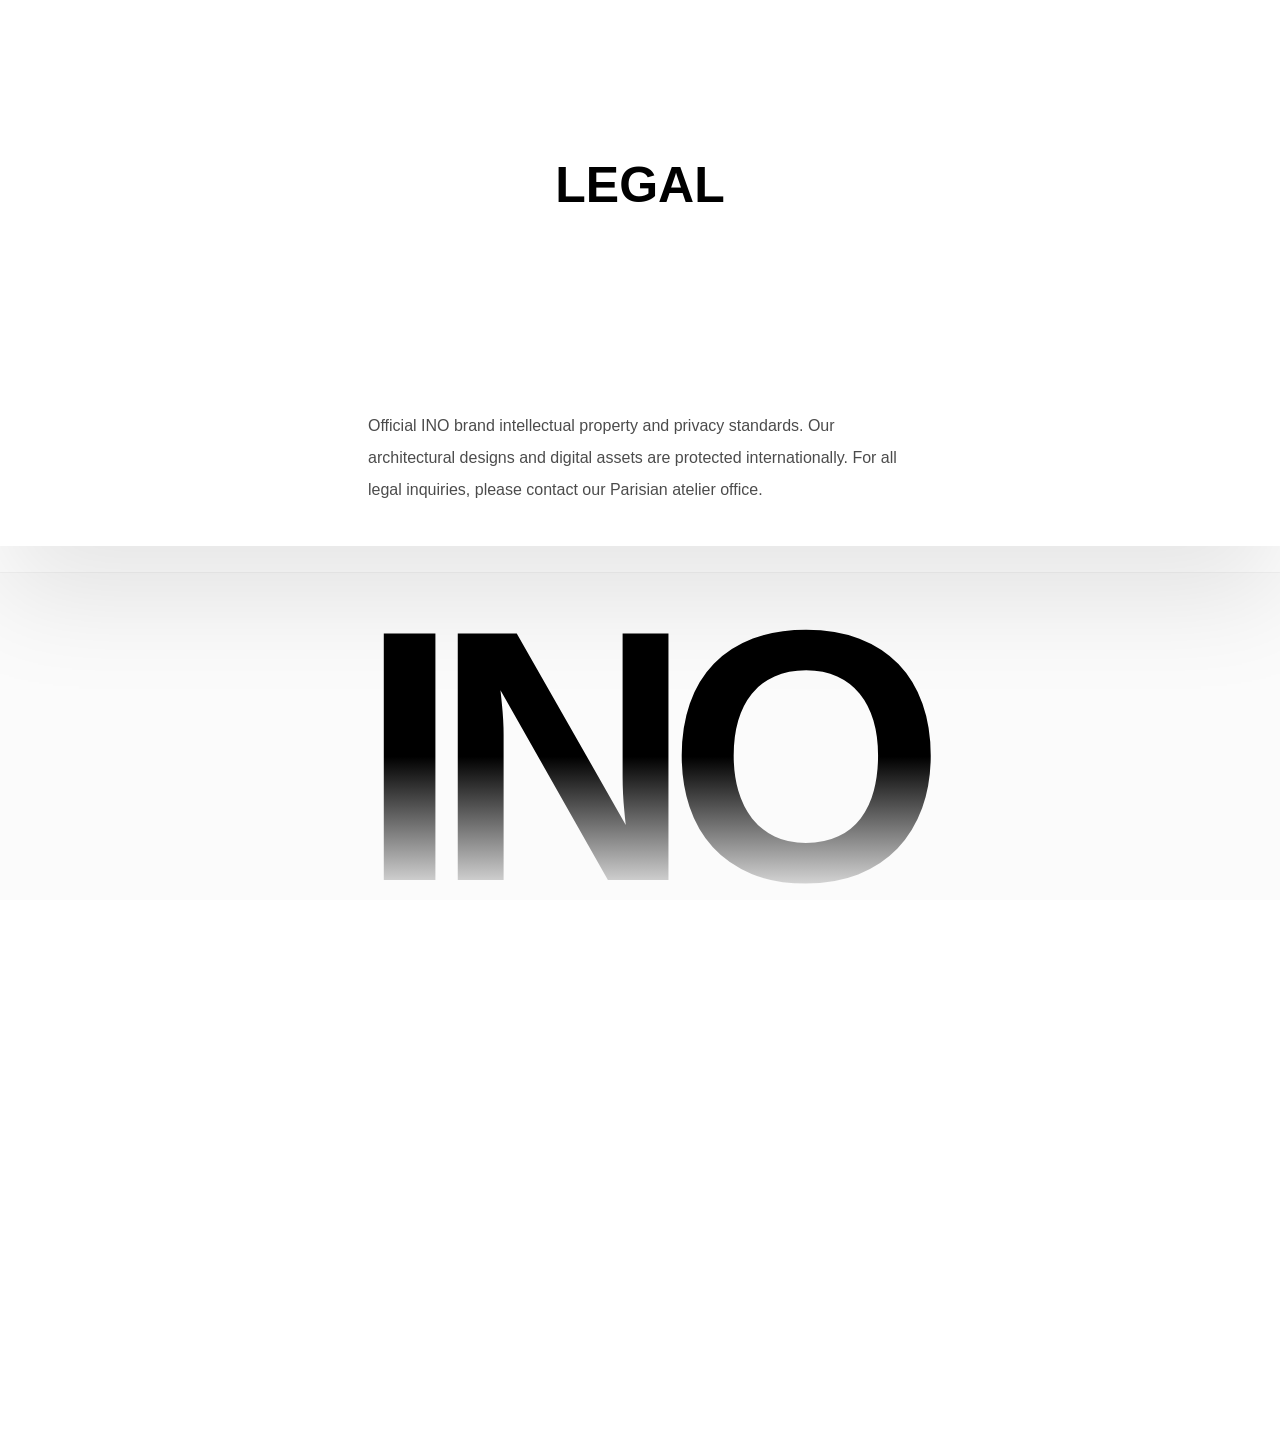
<file: legal.html>
<!DOCTYPE html>
<html lang="en">
<head>
    <meta charset="UTF-8">
    <meta name="viewport" content="width=device-width, initial-scale=1.0">
    <title>Legal | INO brand</title>
    <link rel="preconnect" href="https://fonts.googleapis.com">
    <link rel="preconnect" href="https://fonts.gstatic.com" crossorigin>
    <link href="https://fonts.googleapis.com/css2?family=Syncopate:wght@400;700&family=Syne:wght@400;700;800&display=swap" rel="stylesheet">
    <link rel="stylesheet" href="assets/style.css">
    <style>
        .policy-hero { padding: 150px 40px; text-align: center; } 
        .policy-hero h1 { font-family: 'Syncopate', sans-serif; font-size: 50px; text-transform: uppercase; } 
        .policy-content { padding: 40px 10%; max-width: 800px; margin: 0 auto; line-height: 2; opacity: 0.7; }
    </style>
</head>
<body>
    <header class="header">
        <div class="header__left">
            <button id="MenuToggle" class="menu-btn" onclick="toggleMenu()">
                <span class="burger-line"></span><span class="burger-line"></span><span class="burger-line"></span>
            </button>
            <a href="index.html" style="text-decoration:none; color:inherit;"><h1 class="logo">INO</h1></a>
        </div>
    </header>
    <main>
        <section class="policy-hero"><h1>LEGAL</h1></section>
        <section class="policy-content">
            <p>Official INO brand intellectual property and privacy standards. Our architectural designs and digital assets are protected internationally. For all legal inquiries, please contact our Parisian atelier office.</p>
        </section>
    </main>
    <footer class="site-footer">
        <div class="footer-grid">
            <div class="footer-grid__col">
                <p class="footer-tagline">ARCHITECTURAL SILHOUETTES<br>FOR THE MODERN SOUL.</p>
            </div>
            <nav class="footer-grid__col">
                <div class="link-group">
                    <h4>SERIES</h4>
                    <a href="index.html#black-series-section">BLACK</a>
                    <a href="index.html#grey-series-section">GREY</a>
                    <a href="index.html#olive-series-section">OLIVE</a>
                </div>
                <div class="link-group">
                    <h4>CULTURE</h4>
                    <a href="journal.html">JOURNAL</a>
                    <a href="atelier.html">ATELIER</a>
                    <a href="stores.html">STORES</a>
                </div>
            </nav>
        </div>
        <div class="footer-signature"><h1 class="footer-logo-massive">INO</h1></div>
    </footer>
    <script src="assets/script.js"></script>
</body>
</html>
</file>
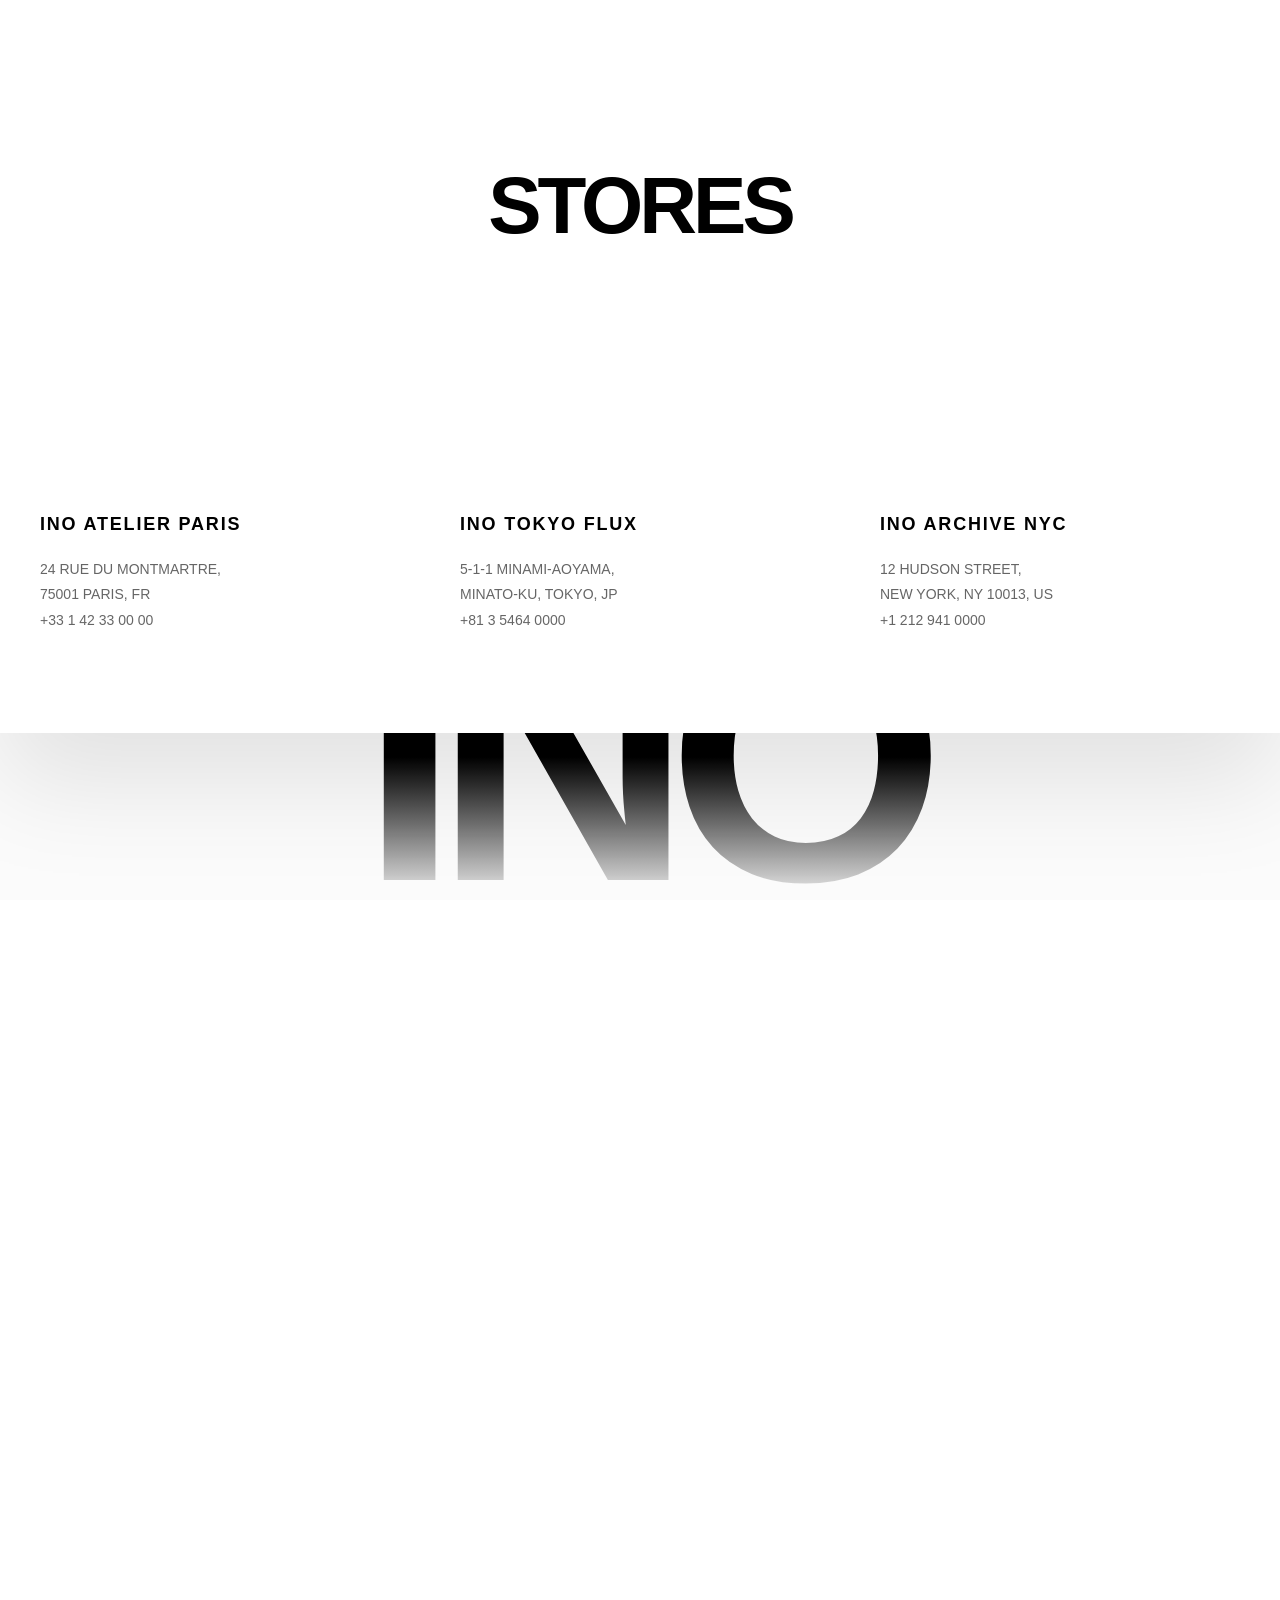
<file: stores.html>
<!DOCTYPE html>
<html lang="en">
<head>
    <meta charset="UTF-8">
    <meta name="viewport" content="width=device-width, initial-scale=1.0">
    <title>Stores | INO brand</title>
    <link rel="preconnect" href="https://fonts.googleapis.com">
    <link rel="preconnect" href="https://fonts.gstatic.com" crossorigin>
    <link href="https://fonts.googleapis.com/css2?family=Syncopate:wght@400;700&family=Syne:wght@400;700;800&display=swap" rel="stylesheet">
    <link rel="stylesheet" href="assets/style.css">
    <style>
        .stores-hero {
            padding: 150px 40px;
            text-align: center;
        }
        .stores-hero h1 {
            font-family: 'Syncopate', sans-serif;
            font-size: 80px;
            letter-spacing: -4px;
        }
        .stores-list {
            padding: 100px 40px;
            display: grid;
            grid-template-columns: repeat(3, 1fr);
            gap: 60px;
        }
        .store-item {
            display: flex;
            flex-direction: column;
            gap: 20px;
        }
        .store-item h3 {
            font-family: 'Syncopate', sans-serif;
            font-size: 18px;
            letter-spacing: 0.1em;
        }
        .store-item p {
            font-size: 14px;
            line-height: 1.8;
            opacity: 0.6;
        }
    </style>
</head>
<body>
    <header class="header">
        <div class="header__left">
            <button id="MenuToggle" class="menu-btn" onclick="toggleMenu()">
                <span class="burger-line"></span><span class="burger-line"></span><span class="burger-line"></span>
            </button>
            <a href="index.html" style="text-decoration: none; color: inherit;">
                <h1 class="logo">INO</h1>
            </a>
        </div>
        <div class="header__right">
            <button class="icon-btn" onclick="openSearch()">SEARCH</button>
            <button class="icon-btn" onclick="openCart()">SHOPPING BAG (0)</button>
        </div>
    </header>

    <main>
        <section class="stores-hero">
            <h1>STORES</h1>
        </section>

        <section class="stores-list">
            <div class="store-item">
                <h3>INO ATELIER PARIS</h3>
                <p>24 RUE DU MONTMARTRE,<br>75001 PARIS, FR<br>+33 1 42 33 00 00</p>
            </div>
            <div class="store-item" style="transition-delay: 0.2s;">
                <h3>INO TOKYO FLUX</h3>
                <p>5-1-1 MINAMI-AOYAMA,<br>MINATO-KU, TOKYO, JP<br>+81 3 5464 0000</p>
            </div>
            <div class="store-item" style="transition-delay: 0.4s;">
                <h3>INO ARCHIVE NYC</h3>
                <p>12 HUDSON STREET,<br>NEW YORK, NY 10013, US<br>+1 212 941 0000</p>
            </div>
        </section>
    </main>

    <footer class="site-footer">
        <div class="footer-grid">
            <div class="footer-grid__col">
                <p class="footer-tagline">ARCHITECTURAL SILHOUETTES<br>FOR THE MODERN SOUL.</p>
            </div>
            <nav class="footer-grid__col">
                <div class="link-group">
                    <h4>SERIES</h4>
                    <a href="index.html#black-series-section">BLACK</a>
                    <a href="index.html#grey-series-section">GREY</a>
                    <a href="index.html#olive-series-section">OLIVE</a>
                </div>
                <div class="link-group">
                    <h4>CULTURE</h4>
                    <a href="journal.html">JOURNAL</a>
                    <a href="atelier.html">ATELIER</a>
                    <a href="stores.html">STORES</a>
                </div>
            </nav>
        </div>
        <div class="footer-signature">
            <h1 class="footer-logo-massive">INO</h1>
        </div>
    </footer>

    <!-- SHARED OVERLAYS -->
    <div id="SearchModal" class="overlay search-overlay">
        <button class="close-btn" onclick="closeSearch()">✕</button>
        <div class="search-content">
            <input type="text" placeholder="SEARCH FOR AN ITEM" class="search-input" oninput="performSearch(this.value)">
            <div id="SearchResults" class="search-results-list"></div>
        </div>
    </div>

    <div id="CartDrawer" class="overlay cart-overlay">
        <div class="drawer">
            <div class="drawer__header">
                <h3>SHOPPING BAG</h3>
                <button class="close-btn" onclick="closeCart()">✕</button>
            </div>
            <div class="drawer__body" id="CartContent"></div>
            <div class="drawer__footer">
                <div class="total">TOTAL: <span id="CartTotal">0.00 USD</span></div>
                <button class="btn btn--black">CONTINUE</button>
            </div>
        </div>
    </div>

    <div id="SideMenu" class="overlay menu-overlay">
        <button id="MenuCloseDynamic" class="menu-btn menu-close-fixed active" onclick="toggleMenu()">
            <span class="burger-line"></span><span class="burger-line"></span><span class="burger-line"></span>
        </button>
        <div class="menu-panels">
            <div class="menu-panel menu-panel--left">
                <div class="panel-content reveal-slow">
                    <div class="brand-manifesto">
                        <span class="manifesto-tag">SINCE 2026</span>
                        <h3 class="manifesto-title">REDEFINING<br>MINIMALISM</h3>
                        <p class="manifesto-text">WE BELIEVE IN THE POWER OF ARCHITECTURAL SILHOUETTES AND THE EMOTION OF FINE TEXTURES. TAILORING FOR THE INDIVIDUAL, INSPIRED BY THE GLOBAL ATELIER.</p>
                        <div class="manifesto-signature">INO BRAND &copy;</div>
                    </div>
                </div>
            </div>
            <div class="menu-panel menu-panel--right">
                <div class="panel-content reveal-slow">
                    <nav class="main-nav-fest">
                        <ul>
                            <li><a href="index.html#black-series-section" onclick="toggleMenu()">The Black Series</a></li>
                            <li><a href="index.html#grey-series-section" onclick="toggleMenu()">The Grey Series</a></li>
                            <li><a href="index.html#olive-series-section" onclick="toggleMenu()">The Olive Series</a></li>
                        </ul>
                    </nav>
                </div>
            </div>
        </div>
    </div>

    <script src="assets/script.js"></script>
</body>
</html>
</file>
<file: assets/style.css>
:root {
    --white: #ffffff;
    --black: #000000;
    --gray: #f4f4f4;
    --text-spacing: 0.1em;
}

html {
    scroll-behavior: smooth;
}

* {
    margin: 0;
    padding: 0;
    box-sizing: border-box;
}

body {
    font-family: -apple-system, BlinkMacSystemFont, "Segoe UI", Roboto, Helvetica, Arial, sans-serif;
    color: var(--black);
    background: var(--white);
    line-height: 1.4;
    overflow-x: hidden;
}

/* Header - Zara Inspired Floating Style */
.header {
    position: fixed;
    top: 0;
    left: 0;
    width: 100%;
    height: 80px;
    display: grid;
    grid-template-columns: 1fr 1fr 1fr;
    align-items: center;
    padding: 0 40px;
    z-index: 99999 !important;
    background: transparent;
    transition: background 0.3s;
    pointer-events: none;
    /* Allow clicks through the header container... */
}

.header>* {
    pointer-events: auto;
    /* ...except for its interactive children */
}

.header--scrolled {
    background: transparent; /* Always transparent as requested */
}

.header__left {
    display: flex;
    align-items: center;
    gap: 80px;
    /* Large cinematic gap between menu and logo */
}

.logo {
    text-align: left;
    font-family: 'Syncopate', sans-serif;
    font-size: 18px;
    font-weight: 700;
    letter-spacing: 1.4em;
    text-transform: uppercase;
    color: var(--white); /* White base for 'difference' inversion */
    mix-blend-mode: difference;
    padding-left: 0;
    cursor: pointer;
    display: inline-block;
    position: relative;
    transition: none !important;
    animation: none !important;
}

.logo:hover {
    opacity: 1 !important;
    /* No fade on hover */
    letter-spacing: 1.4em !important;
    /* No expansion */
}

.header__right {
    display: flex;
    justify-content: flex-end;
    gap: 30px;
}

.menu-btn {
    background: none;
    border: none;
    cursor: pointer;
    width: 30px;
    height: 20px;
    position: relative;
    display: flex;
    flex-direction: column;
    justify-content: space-between;
    z-index: 100000 !important;
}

.burger-line {
    display: block;
    width: 100%;
    height: 1.5px;
    background-color: var(--white); /* White base for 'difference' inversion */
    mix-blend-mode: difference;
    transition: all 0.6s cubic-bezier(0.16, 1, 0.3, 1);
    transform-origin: center;
}

.menu-btn.active .burger-line:nth-child(1) {
    transform: translateY(9.25px) rotate(45deg);
}

.menu-btn.active .burger-line:nth-child(2) {
    opacity: 0;
    transform: scaleX(0);
}

.menu-btn.active .burger-line:nth-child(3) {
    transform: translateY(-9.25px) rotate(-45deg);
}

.menu-btn:hover .burger-line:nth-child(1) {
    transform: translateY(-2px);
}

.menu-btn:hover .burger-line:nth-child(3) {
    transform: translateY(2px);
}

.menu-btn.active:hover .burger-line:nth-child(1) {
    transform: translateY(9.25px) rotate(45deg) scale(1.1);
}

.menu-btn.active:hover .burger-line:nth-child(3) {
    transform: translateY(-9.25px) rotate(-45deg) scale(1.1);
}

.icon-btn {
    background: none;
    border: none;
    cursor: pointer;
    font-size: 13px;
    font-weight: 600;
    letter-spacing: var(--text-spacing);
    color: var(--white); /* White base for 'difference' inversion */
    mix-blend-mode: difference;
}

/* Black Series Introduction Group */
.black-series-intro {
    position: relative;
    background: var(--black);
}

.black-series-intro__hero {
    position: sticky;
    top: 0;
    height: 100vh;
    width: 100%;
    overflow: hidden;
    z-index: 1;
}

.black-series-intro__hero-video {
    width: 100%;
    height: 100%;
    object-fit: cover;
    pointer-events: none;
}

.black-series-intro__hero-content {
    position: absolute;
    bottom: 10vh;
    left: 40px;
    color: var(--white);
}

.black-series-intro__hero-title {
    font-family: 'Syncopate', sans-serif;
    font-size: 80px;
    font-weight: 800;
    letter-spacing: -3px;
    margin-bottom: 20px;
    animation: fadeInUp 1.5s cubic-bezier(0.16, 1, 0.3, 1);
}

.black-series-intro__campaign {
    position: relative;
    z-index: 2;
    padding: 100px 40px;
    margin-top: 100vh; /* Allow hero to be fully visible first */
    background: rgba(0, 0, 0, 0.7); /* Deep Black Glass */
    backdrop-filter: blur(40px) saturate(180%);
    -webkit-backdrop-filter: blur(40px) saturate(180%);
    border-top: 1px solid rgba(255, 255, 255, 0.1);
    box-shadow: 0 -30px 100px rgba(0, 0, 0, 0.8);
}

.black-series-intro__grid {
    display: grid;
    grid-template-columns: repeat(3, 1fr);
    gap: 40px;
}

.black-series-intro__item {
    display: flex;
    flex-direction: column;
    align-items: center;
    /* Center horizontally */
    text-align: center;
    /* Center text */
    gap: 25px;
    opacity: 0;
    transform: translateY(40px);
    transition: all 1.5s cubic-bezier(0.16, 1, 0.3, 1);
    cursor: pointer;
}

.black-series-intro__item.in-view {
    opacity: 1;
    transform: translateY(0);
}

.black-series-intro__item-image {
    aspect-ratio: 4/5;
    overflow: hidden;
    background: transparent;
    position: relative;
}



.black-series-intro__item-image img {
    width: 100%;
    height: 100%;
    object-fit: contain;
    padding: 30px;
    filter: contrast(1.1) brightness(0.9);
    transition: transform 2.5s cubic-bezier(0.16, 1, 0.3, 1), filter 1.5s ease;
    mix-blend-mode: multiply; /* Removes white background from the images */
}

.black-series-intro__item:hover img {
    transform: scale(1.05);
    /* Very subtle cinematic zoom */
    filter: grayscale(0) brightness(1);
    /* Reveal color and light */
}

.black-series-intro__item-info h3 {
    font-size: 11px;
    font-weight: 800;
    letter-spacing: 0.15em;
    margin-bottom: 5px;
    color: var(--white);
}

.black-series-intro__item-info p {
    font-size: 10px;
    font-weight: 400;
    letter-spacing: 0.1em;
    color: rgba(255, 255, 255, 0.5);
    text-transform: uppercase;
}

@media screen and (max-width: 900px) {
    .black-series-intro__grid {
        grid-template-columns: 1fr;
        gap: 60px;
    }

    .campaign-title {
        font-size: 24px;
        letter-spacing: 0.2em;
    }
}



/* Overlays & Drawers */
.overlay {
    position: fixed;
    top: 0;
    left: 0;
    width: 100%;
    height: 100%;
    background: rgba(0, 0, 0, 0.4);
    backdrop-filter: blur(2px);
    z-index: 100010;
    /* Above header (99999) */
    display: none;
    opacity: 0;
    transition: opacity 0.3s;
}

.overlay.active {
    display: block;
    opacity: 1;
}

/* Luxury Cart Popup (Centered) */
.cart-overlay {
    background: rgba(255, 255, 255, 0.05) !important;
    backdrop-filter: blur(40px) saturate(150%) brightness(1.1);
    -webkit-backdrop-filter: blur(40px) saturate(150%) brightness(1.1);
    display: none;
    align-items: center;
    justify-content: center;
    z-index: 100020;
    /* Ensuring higher than standard overlays */
}

.cart-overlay.active {
    display: flex;
    animation: glassFadeIn 1.5s cubic-bezier(0.16, 1, 0.3, 1);
}

.cart-overlay .drawer {
    position: relative;
    right: auto;
    width: 90%;
    max-width: 600px;
    height: auto;
    max-height: 80vh;
    background: rgba(255, 255, 255, 0.6);
    border: 1px solid rgba(255, 255, 255, 0.4);
    box-shadow: 0 30px 60px rgba(0, 0, 0, 0.1);
    transform: translateY(50px);
    transition: transform 1.5s cubic-bezier(0.16, 1, 0.3, 1), opacity 1.5s ease;
    opacity: 0;
    padding: 30px;
    /* Branded Luxury Padding */
    border-radius: 0;
}

.cart-overlay.active .drawer {
    transform: translateY(0);
    opacity: 1;
}

.drawer__header {
    padding: 0 0 30px 0;
    display: flex;
    justify-content: space-between;
    align-items: center;
    border-bottom: 0.5px solid rgba(0, 0, 0, 0.08);
}

.drawer__header h3 {
    font-size: 14px;
    font-weight: 800;
    letter-spacing: 0.15em;
    text-transform: uppercase;
}

.drawer__body {
    flex: 1;
    padding: 30px 0;
    overflow-y: auto;
}

.drawer__footer {
    padding: 30px 0 0 0;
    border-top: 0.5px solid rgba(0, 0, 0, 0.08);
}

/* Global Slow Appearance Animations */
@keyframes slowFadeIn {
    from {
        opacity: 0;
        transform: translateY(10px);
    }

    to {
        opacity: 1;
        transform: translateY(0);
    }
}

@keyframes slowReveal {
    0% {
        opacity: 0;
        filter: blur(5px);
    }

    100% {
        opacity: 1;
        filter: blur(0);
    }
}

.reveal-slow {
    animation: slowFadeIn 1.2s cubic-bezier(0.16, 1, 0.3, 1) forwards;
}

/* Apply to all modal/drawer contents */
.drawer__body,
.search-content,
.black-series-intro__hero-content {
    opacity: 0;
}

.overlay.active .drawer__body,
.overlay.active .search-content,
.black-series-intro__hero {
    animation: slowFadeIn 1.5s cubic-bezier(0.16, 1, 0.3, 1) 0.3s forwards;
}

/* Interaction feedback - buttons feel "heavier" and slower */
button,
.btn,
a {
    transition: all 0.6s cubic-bezier(0.16, 1, 0.3, 1) !important;
}

/* Page Load & Scroll Reveals */
body {
    opacity: 0;
    transition: opacity 1.5s ease;
}

body.page-loaded {
    opacity: 1;
}

.reveal-element {
    opacity: 0;
    transform: translateY(30px);
    transition: opacity 1.5s cubic-bezier(0.16, 1, 0.3, 1),
        transform 1.5s cubic-bezier(0.16, 1, 0.3, 1),
        filter 1.5s ease;
    filter: blur(10px);
}

.reveal-element.visible {
    opacity: 1;
    transform: translateY(0);
    filter: blur(0);
}

/* Hover effects feel slower and more deliberate */


/* Animations */
@keyframes fadeInUp {
    from {
        opacity: 0;
        transform: translateY(40px);
    }

    to {
        opacity: 1;
        transform: translateY(0);
    }
}

/* Buttons */
.btn {
    display: inline-block;
    padding: 15px 40px;
    font-size: 12px;
    font-weight: 700;
    text-decoration: none;
    letter-spacing: var(--text-spacing);
    transition: 0.3s;
}

.btn--white {
    background: var(--white);
    color: var(--black);
}

.btn--black {
    background: var(--black);
    color: var(--white);
    width: 100%;
    text-align: center;
}

.close-btn {
    background: none;
    border: none;
    font-size: 24px;
    cursor: pointer;
}

/* Responsive */
@media screen and (max-width: 900px) {
    .black-series-intro__hero-title {
        font-size: 40px;
    }



    .header {
        padding: 0 20px;
    }

    .logo {
        font-size: 32px;
    }
}

/* Glassmorphism Dynamic Search Popup */
.search-overlay {
    background: rgba(255, 255, 255, 0.05) !important;
    backdrop-filter: blur(40px) saturate(150%) brightness(1.1);
    -webkit-backdrop-filter: blur(40px) saturate(150%) brightness(1.1);
    display: none;
    align-items: flex-start; /* Changed from center to accommodate results */
    justify-content: center;
    padding: 100px 40px;
    z-index: 100015;
}

.search-overlay.active {
    display: flex;
    opacity: 1;
    animation: glassFadeIn 1.2s cubic-bezier(0.16, 1, 0.3, 1);
}

.search-content {
    width: 100%;
    max-width: 800px;
    display: flex;
    flex-direction: column;
    gap: 40px;
    transform: translateY(30px);
    transition: transform 0.8s cubic-bezier(0.16, 1, 0.3, 1);
}

.search-overlay.active .search-content {
    transform: translateY(0);
}

.search-input {
    width: 100%;
    background: transparent;
    border: none;
    border-bottom: 2px solid rgba(0,0,0,0.1);
    font-family: 'Syncopate', sans-serif;
    font-size: 32px;
    font-weight: 800;
    text-transform: uppercase;
    padding: 20px 0;
    outline: none;
    letter-spacing: -0.01em;
    color: var(--black);
    text-align: left;
    transition: border-color 0.6s cubic-bezier(0.16, 1, 0.3, 1);
}

.search-input:focus {
    border-bottom-color: var(--black);
}

.search-input::placeholder {
    color: rgba(0, 0, 0, 0.1);
}

#SearchResults {
    display: flex;
    flex-direction: column;
    gap: 15px;
    max-height: 60vh;
    overflow-y: auto;
    padding-bottom: 40px;
}

.search-result-item {
    display: flex;
    gap: 20px;
    padding: 20px;
    background: rgba(0, 0, 0, 0.03);
    border-radius: 4px;
    cursor: pointer;
    transition: all 0.6s cubic-bezier(0.16, 1, 0.3, 1);
}

.search-result-item:hover {
    background: rgba(0, 0, 0, 0.06);
    transform: translateX(10px);
}

.search-result-thumb {
    width: 60px;
    height: 80px;
    object-fit: cover;
    mix-blend-mode: multiply;
}

.search-result-info {
    display: flex;
    flex-direction: column;
    justify-content: center;
    gap: 6px;
}

.search-result-tag {
    font-size: 8px;
    font-weight: 800;
    letter-spacing: 0.15em;
    opacity: 0.4;
    text-transform: uppercase;
}

.search-result-info h4 {
    font-size: 11px;
    font-weight: 800;
    text-transform: uppercase;
    letter-spacing: 0.1em;
    color: var(--black);
}

.search-result-info p {
    font-size: 10px;
    opacity: 0.5;
}

.no-results {
    font-size: 14px;
    opacity: 0.4;
}

.search-overlay .close-btn {
    position: absolute;
    top: 25px;
    right: 40px;
    font-size: 30px;
    font-weight: 100;
    color: var(--black);
    transition: transform 0.8s cubic-bezier(0.16, 1, 0.3, 1);
    z-index: 100020;
}

@keyframes glassFadeIn {
    from { opacity: 0; backdrop-filter: blur(0px); }
    to { opacity: 1; backdrop-filter: blur(40px); }
}

/* Festivent Inspired Split Menu */
.menu-overlay {
    background: transparent !important;
    overflow: hidden;
}

.menu-panels {
    display: flex;
    width: 100%;
    height: 100%;
}

.menu-panel {
    height: 100%;
    position: relative;
    transition: transform 1.2s cubic-bezier(0.16, 1, 0.3, 1);
    display: flex;
    flex-direction: column;
    padding: 60px;
}

.menu-panel--left {
    width: 35%;
    background: rgba(0, 0, 0, 0.9);
    backdrop-filter: blur(40px) saturate(180%);
    -webkit-backdrop-filter: blur(40px) saturate(180%);
    color: #fff;
    transform: translateX(-100%);
    z-index: 2;
    padding: 100px 60px;
}

.menu-panel--right {
    width: 65%;
    background: rgba(255, 255, 255, 0.85);
    backdrop-filter: blur(40px) saturate(180%);
    -webkit-backdrop-filter: blur(40px) saturate(180%);
    color: #000;
    transform: translateX(100%);
    z-index: 1;
    padding: 100px 100px;
}

.brand-manifesto {
    display: flex;
    flex-direction: column;
    gap: 40px;
}

.manifesto-tag {
    font-size: 9px;
    font-weight: 800;
    letter-spacing: 0.3em;
    opacity: 0.4;
}

.manifesto-title {
    font-family: 'Syncopate', sans-serif;
    font-size: 40px;
    font-weight: 800;
    letter-spacing: -2px;
    line-height: 1;
}

.manifesto-text {
    font-size: 13px;
    font-weight: 400;
    line-height: 1.8;
    opacity: 0.6;
    letter-spacing: 0.05em;
    max-width: 300px;
}

.manifesto-signature {
    font-size: 10px;
    font-weight: 700;
    letter-spacing: 0.1em;
    margin-top: 40px;
}

/* Main Fest Nav Links Refresh */
.main-nav-fest ul {
    list-style: none;
    display: flex;
    flex-direction: column;
    gap: 40px;
}

.main-nav-fest a {
    font-family: 'Syncopate', sans-serif;
    font-size: 3.5vw;
    font-weight: 800;
    color: var(--black);
    text-decoration: none;
    line-height: 1;
    text-transform: uppercase;
    transition: all 0.6s cubic-bezier(0.16, 1, 0.3, 1);
    letter-spacing: -2px;
}

.main-nav-fest a:hover {
    letter-spacing: 1px;
    opacity: 0.4;
}

.panel-footer {
    margin-top: auto;
}

.panel-bottom-grid {
    display: grid;
    grid-template-columns: 1fr 1fr;
    gap: 40px;
    margin-top: 60px;
    padding-top: 40px;
    border-top: 1px solid rgba(0, 0, 0, 0.05);
}

.footer-column {
    display: flex;
    flex-direction: column;
    gap: 15px;
}

.footer-column a {
    font-size: 12px;
    color: rgba(0, 0, 0, 0.5);
    text-decoration: none;
    text-transform: uppercase;
}

/* Close button specific to Festivent panel */
.menu-close-fixed {
    position: fixed;
    top: 22px;
    /* Precise alignment with Syncopate logo baseline area */
    left: 40px;
    background: none;
    color: var(--black);
    width: 40px;
    height: 40px;
    font-size: 40px;
    font-weight: 100;
    /* Ultra thin X */
    border: none;
    display: flex;
    align-items: center;
    justify-content: center;
    transition: all 1.5s cubic-bezier(0.16, 1, 0.3, 1);
    cursor: pointer;
    z-index: 100050;
    line-height: 1;
}

.menu-close-fixed:hover {
    transform: rotate(90deg) scale(0.8);
    opacity: 0.4;
}

@media screen and (max-width: 900px) {
    .menu-panels {
        flex-direction: column;
    }

    .menu-panel--left {
        width: 100%;
        height: 40%;
        transform: translateY(-100%);
    }

    .menu-panel--right {
        width: 100%;
        height: 60%;
        transform: translateY(100%);
    }

    .main-nav-fest a {
        font-size: 8vw;
    }
}

/* QuickView Modal */
.quickview-overlay {
    background: rgba(255, 255, 255, 0.05) !important;
    backdrop-filter: blur(40px) saturate(150%) brightness(1.1);
    -webkit-backdrop-filter: blur(40px) saturate(150%) brightness(1.1);
    display: none;
    align-items: center;
    justify-content: center;
    z-index: 100030;
}

.quickview-overlay.active {
    display: flex;
    animation: glassFadeIn 1.5s cubic-bezier(0.16, 1, 0.3, 1);
}

.quickview {
    position: relative;
    width: 95%;
    max-width: 1200px;
    height: 90vh;
    max-height: 900px;
    background: rgba(0, 0, 0, 0.7); /* Fallback */
    backdrop-filter: blur(40px) saturate(180%);
    -webkit-backdrop-filter: blur(40px) saturate(180%);
    border: 1px solid rgba(255, 255, 255, 0.1);
    box-shadow: 0 40px 100px rgba(0, 0, 0, 0.5);
    color: var(--white); /* Fallback */
    transform: translateY(50px);
    transition: transform 1.5s cubic-bezier(0.16, 1, 0.3, 1), opacity 1.5s ease, background-color 0.5s ease;
    opacity: 0;
    overflow: hidden;
    display: flex;
}

.quickview-overlay.active .quickview {
    transform: translateY(0);
    opacity: 1;
}

.quickview__container {
    display: grid;
    grid-template-columns: 1fr 1.2fr;
    width: 100%;
}

.quickview__image {
    background: rgba(0, 0, 0, 0.05); /* Very light overlay for image contrast */
    border-right: 1px solid rgba(255, 255, 255, 0.05);
    overflow: hidden;
    display: flex;
    align-items: center;
    justify-content: center;
}

.quickview__image img {
    width: 100%;
    height: 100%;
    object-fit: contain;
    /* Changed to contain to show full photo on glass bg */
    display: block;
    padding: 40px;
}

.quickview__details {
    padding: 60px;
    display: flex;
    flex-direction: column;
    justify-content: center;
    overflow-y: auto;
}

.quickview__title {
    font-family: 'Syncopate', sans-serif;
    font-size: 24px;
    font-weight: 800;
    letter-spacing: -1px;
    margin-bottom: 5px;
    text-transform: uppercase;
}

.quickview__price {
    font-size: 14px;
    font-weight: 700;
    margin-bottom: 40px;
}

.quickview__description,
.quickview__info {
    margin-bottom: 30px;
}

.quickview__description h4,
.quickview__info h4 {
    font-size: 10px;
    font-weight: 800;
    letter-spacing: 0.2em;
    margin-bottom: 10px;
}

.quickview__description p,
.quickview__info p {
    font-size: 13px;
    line-height: 1.6;
    color: inherit; /* Allow color inheritance from parent */
}

.quickview__actions {
    margin-top: 20px;
}

.quickview .close-btn {
    position: absolute;
    top: 25px;
    right: 30px;
    z-index: 10;
}

@media screen and (max-width: 900px) {
    .quickview__container {
        grid-template-columns: 1fr;
    }

    .quickview {
        overflow-y: auto;
    }

    .quickview__details {
        padding: 40px 20px;
    }
}



/* Cart Item Enhancements */
.cart-items {
    list-style: none;
    display: flex;
    flex-direction: column;
    gap: 20px;
}

.cart-item {
    display: flex;
    gap: 20px;
    align-items: center;
    padding-bottom: 20px;
    border-bottom: 0.5px solid rgba(0, 0, 0, 0.05);
}

.cart-item__image {
    width: 80px;
    height: 100px;
    background: transparent;
    overflow: hidden;
}

.cart-item__image img {
    width: 100%;
    height: 100%;
    object-fit: contain;
}

.cart-item__info {
    flex: 1;
    display: flex;
    flex-direction: column;
    gap: 4px;
}

.cart-item__name {
    font-size: 11px;
    font-weight: 800;
    text-transform: uppercase;
    letter-spacing: 0.1em;
}

.cart-item__price {
    font-size: 11px;
    color: rgba(0, 0, 0, 0.6);
}

.remove-btn {
    background: none;
    border: none;
    font-size: 9px;
    font-weight: 700;
    text-decoration: underline;
    cursor: pointer;
    margin-top: 10px;
    width: fit-content;
    color: rgba(0, 0, 0, 0.4);
    text-transform: uppercase;
    letter-spacing: 0.1em;
}

.remove-btn:hover {
    color: var(--black);
}

/* Grey INO Collection Section */
.grey-ino-collection {
    background: #d2d2d2; /* Cinematic mid-grey to match video vibe */
    text-align: center;
}

.grey-ino-grid {
    display: grid;
    grid-template-columns: 1fr;
    max-width: 600px; /* Centered narrow width for single item */
    margin: 0 auto;
}

.grey-ino-item {
    cursor: pointer;
    overflow: hidden;
    opacity: 0;
    transform: translateY(40px);
    transition: all 1.5s cubic-bezier(0.16, 1, 0.3, 1);
}

.grey-ino-item.visible {
    opacity: 1;
    transform: translateY(0);
}

.grey-ino-item__image {
    width: 100%;
    aspect-ratio: 4/5;
    background: transparent;
    overflow: hidden;
    margin-bottom: 25px;
    position: relative;
}



.grey-ino-item__image img {
    width: 100%;
    height: 100%;
    object-fit: contain;
    padding: 40px;
    transition: transform 1.5s cubic-bezier(0.16, 1, 0.3, 1), filter 1.5s ease;
    filter: contrast(1.1) brightness(0.95);
    mix-blend-mode: multiply; /* Effectively removes white background from the jacket image */
}

.grey-ino-item:hover .grey-ino-item__image img {
    transform: scale(1.08);
}

.grey-ino-item__info {
    display: flex;
    flex-direction: column;
    gap: 10px;
}

.grey-ino-item__info h3 {
    font-size: 12px;
    font-weight: 800;
    letter-spacing: 0.1em;
    color: var(--black);
}

.grey-ino-item__info span {
    font-size: 11px;
    color: rgba(0, 0, 0, 0.4);
    font-weight: 700;
}

@media screen and (max-width: 900px) {
    .grey-ino-grid {
        grid-template-columns: 1fr;
        gap: 60px;
    }

    .grey-ino-title {
        font-size: 32px;
    }
}

/* Grey INO Hero & Product Section Styles */
.grey-ino-collection {
    padding: 0;
}

.grey-ino-hero {
    position: sticky;
    top: 0;
    height: 100vh;
    width: 100%;
    overflow: hidden;
    z-index: 1;
}

.grey-ino-hero__video {
    width: 100%;
    height: 100%;
    object-fit: cover;
    pointer-events: none;
    filter: grayscale(0.5) contrast(1.1);
    /* Specific grey cinematic look */
}

.grey-ino-hero__content {
    position: absolute;
    bottom: 10vh;
    left: 40px;
    color: var(--white);
    opacity: 0;
    animation: slowFadeIn 1.5s cubic-bezier(0.16, 1, 0.3, 1) 0.5s forwards;
}

.grey-ino-hero__subtitle {
    font-size: 10px;
    font-weight: 800;
    letter-spacing: 0.4em;
    display: block;
    margin-bottom: 10px;
    text-shadow: 0 2px 10px rgba(0, 0, 0, 0.2);
}

.grey-ino-hero__title {
    font-family: 'Syncopate', sans-serif;
    font-size: 80px;
    font-weight: 800;
    letter-spacing: -3px;
    margin-bottom: 30px;
}

.grey-ino-products {
    position: relative;
    z-index: 2;
    padding: 100px 40px;
    margin-top: 100vh; /* Parallax offset */
    background: #D3D3D3; /* Exact light grey match */
    border-top: 1px solid rgba(0, 0, 0, 0.05);
    box-shadow: 0 -30px 100px rgba(0, 0, 0, 0.05);
    color: var(--black);
}

/* Ensure product info is visible on grey glass */
.grey-ino-item__info h3,
.grey-ino-item__info span {
    color: var(--black);
}

.grey-ino-item__info span {
    opacity: 0.6;
}

@media screen and (max-width: 900px) {
    .grey-ino-hero__title {
        font-size: 40px;
    }
}
/* Olive Series Introduction Group - Parallax / Olive Glass */
.olive-series-intro {
    position: relative;
    background: #8B7347; /* Consistent Earthy Tone */
}

.olive-series-intro__hero {
    position: sticky;
    top: 0;
    height: 100vh;
    width: 100%;
    overflow: hidden;
    z-index: 1;
}

.olive-series-intro__hero-video {
    width: 100%;
    height: 100%;
    object-fit: cover;
    pointer-events: none;
    filter: sepia(0.3) contrast(1.1) brightness(0.8); /* Olive-toned cinematic look */
}

.olive-series-intro__hero-content {
    position: absolute;
    bottom: 10vh;
    left: 40px;
    color: var(--white);
}

.olive-series-intro__hero-subtitle {
    font-size: 10px;
    font-weight: 800;
    letter-spacing: 0.4em;
    display: block;
    margin-bottom: 10px;
    text-shadow: 0 2px 10px rgba(0,0,0,0.2);
}

.olive-series-intro__hero-title {
    font-family: 'Syncopate', sans-serif;
    font-size: 80px;
    font-weight: 800;
    letter-spacing: -3px;
    margin-bottom: 30px;
}

.olive-series-intro__campaign {
    position: relative;
    z-index: 2;
    padding: 100px 40px;
    margin-top: 100vh; /* Parallax offset */
    background: #8B7347; /* New Earthy Olive Tone */
    border-top: 1px solid rgba(255, 255, 255, 0.1);
    box-shadow: 0 -30px 100px rgba(0, 0, 0, 0.2);
}

.olive-series-intro__grid {
    display: grid;
    grid-template-columns: 1fr;
    gap: 40px;
    max-width: 600px;
    margin: 0 auto;
}

.olive-series-intro__item {
    display: flex;
    flex-direction: column;
    align-items: center;
    text-align: center;
    gap: 25px;
    opacity: 0;
    transform: translateY(40px);
    transition: all 1.5s cubic-bezier(0.16, 1, 0.3, 1);
    cursor: pointer;
}

.olive-series-intro__item.in-view {
    opacity: 1;
    transform: translateY(0);
}

.olive-series-intro__item-image {
    aspect-ratio: 4/5;
    overflow: hidden;
    background: transparent;
    position: relative;
}

.olive-series-intro__item-image img {
    width: 100%;
    height: 100%;
    object-fit: contain;
    transition: transform 2.5s cubic-bezier(0.16, 1, 0.3, 1), filter 1.5s ease;
}

.olive-series-intro__item:hover img {
    transform: scale(1.05);
}

.olive-series-intro__item-info h3 {
    font-size: 11px;
    font-weight: 800;
    letter-spacing: 0.15em;
    margin-bottom: 5px;
    color: var(--white);
}

.olive-series-intro__item-info p {
    font-size: 10px;
    font-weight: 400;
    letter-spacing: 0.1em;
    color: rgba(255, 255, 255, 0.5);
    text-transform: uppercase;
}

@media screen and (max-width: 900px) {
    .olive-series-intro__hero-title {
        font-size: 40px;
    }
    .olive-series-intro__grid {
        grid-template-columns: 1fr;
        gap: 60px;
    }
}

/* Grey INO Carousel Styling */
.grey-ino-carousel {
    position: relative;
    max-width: 800px;
    margin: 0 auto;
    overflow: visible;
}

.grey-ino-carousel__wrapper {
    width: 100%;
    aspect-ratio: 4/5;
    overflow: hidden;
    position: relative;
    border-radius: 4px; /* Subtle softening */
}

.grey-ino-carousel__container {
    display: flex;
    width: 300%; /* 3 slides */
    height: 100%;
    transition: transform 1.2s cubic-bezier(0.16, 1, 0.3, 1);
}

.grey-ino-carousel__slide {
    width: 33.333%;
    height: 100%;
    display: flex;
    align-items: center;
    justify-content: center;
    padding: 60px; /* Increased padding to make images smaller and more focused */
    cursor: pointer;
}

.grey-ino-carousel__slide img {
    max-width: 100%;
    max-height: 100%;
    object-fit: contain;
    transition: transform 1.5s cubic-bezier(0.16, 1, 0.3, 1);
    mix-blend-mode: multiply; /* Removes white background from the images */
}

.grey-ino-carousel__slide:hover img {
    transform: scale(1.05);
}

/* Carousel Navigation Arrows */
.carousel-nav {
    position: absolute;
    top: 50%;
    transform: translateY(-50%);
    background: none;
    border: none;
    font-size: 32px;
    font-weight: 100;
    color: var(--black);
    cursor: pointer;
    z-index: 10;
    width: 60px;
    height: 60px;
    display: flex;
    align-items: center;
    justify-content: center;
    transition: all 0.5s ease;
    opacity: 0.3;
}

.carousel-nav--prev {
    left: -80px;
}

.carousel-nav--next {
    right: -80px;
}

.carousel-nav:hover {
    opacity: 1;
    transform: translateY(-50%) scale(1.1);
}

/* Indicators */
.carousel-indicators {
    display: flex;
    justify-content: center;
    gap: 12px;
    margin-top: 30px;
}

.dot {
    width: 6px;
    height: 6px;
    background: rgba(0, 0, 0, 0.1);
    border-radius: 50%;
    transition: all 0.5s ease;
    cursor: pointer;
}

.dot.active {
    background: var(--black);
    width: 24px;
    border-radius: 3px;
}

/* Carousel Info Position */
.grey-ino-carousel .grey-ino-item__info {
    text-align: center;
    margin-top: 40px;
}

@media screen and (max-width: 1000px) {
    .carousel-nav {
        display: none; /* Hide side arrows on mobile */
    }
    .grey-ino-carousel {
        padding: 0 20px;
    }
}

/* --- CINEMATIC FOOTER STYLE --- */
.site-footer {
    display: flex;
    flex-direction: column;
    justify-content: space-between;
    min-height: 100vh;
    padding: 100px 0 0 0;
    background: var(--white);
    overflow: hidden;
    position: sticky;
    bottom: 0;
    z-index: 0; /* Sits behind the main content */
    width: 100%;
}

/* Ensure the main content has a shadow and higher z-index to cover footer */
main {
    position: relative;
    z-index: 10;
    background: var(--white);
    box-shadow: 0 50px 100px rgba(0,0,0,0.1);
    margin-bottom: 0; /* Footer reveal happens here */
}



/* Part 2: Premium Split Grid */
.footer-grid {
    display: grid;
    grid-template-columns: 1.5fr 3fr 1.5fr;
    padding: 0 40px;
    margin-bottom: 100px;
    gap: 80px;
    align-items: flex-start;
}

.footer-tagline {
    font-size: 14px;
    font-weight: 400;
    line-height: 1.8;
    color: var(--black);
    margin-bottom: 40px;
    letter-spacing: 0.02em;
}

.newsletter-simple {
    position: relative;
    border-bottom: 1px solid var(--black);
    padding-bottom: 8px;
    max-width: 250px;
}

.newsletter-input {
    background: transparent;
    border: none;
    font-size: 10px;
    font-weight: 800;
    letter-spacing: 0.3em;
    width: calc(100% - 30px);
    outline: none;
    color: var(--black);
}

.newsletter-submit {
    position: absolute;
    right: 0;
    background: transparent;
    border: none;
    cursor: pointer;
    font-size: 18px;
    color: var(--black);
}

.footer-grid__col--links {
    display: grid;
    grid-template-columns: repeat(3, 1fr);
    gap: 40px;
}

.link-group h4 {
    font-size: 10px;
    font-weight: 800;
    letter-spacing: 0.3em;
    margin-bottom: 25px;
    opacity: 0.3;
}

.link-group a {
    display: block;
    font-size: 12px;
    text-decoration: none;
    color: var(--black);
    margin-bottom: 12px;
    letter-spacing: 0.1em;
    transition: all 0.6s cubic-bezier(0.16, 1, 0.3, 1);
}

.link-group a:hover {
    transform: translateX(10px);
    opacity: 0.5;
}

.social-links {
    display: flex;
    flex-direction: column;
    gap: 15px;
    text-align: right;
    margin-bottom: 80px;
    /* Subtle breathing animation */
    animation: driftFloat 15s ease-in-out infinite;
}

.social-tag {
    font-size: 10px;
    font-weight: 800;
    text-decoration: none;
    color: var(--black);
    letter-spacing: 0.25em;
    transition: 0.5s;
    display: inline-block;
}

.social-tag:hover {
    letter-spacing: 0.45em;
    color: #999;
    transform: scale(1.1) translateX(-10px);
}

@keyframes driftFloat {
    0%, 100% { transform: translateY(0); }
    50% { transform: translateY(-15px); }
}

.footer-copyright {
    font-size: 9px;
    letter-spacing: 0.1em;
    opacity: 0.3;
    text-align: right;
}

/* Part 3: The Massive Signature (The Wow Part) */
.footer-signature {
    text-align: center;
    border-top: 1px solid rgba(0,0,0,0.03);
    padding-top: 40px;
    background: #fbfbfb;
}

.footer-logo-massive {
    font-family: 'Syncopate', sans-serif;
    font-size: 28vw; /* Fills screen width */
    font-weight: 800;
    line-height: 0.8;
    color: var(--black);
    margin: 0;
    user-select: none;
    letter-spacing: -2vw;
    transition: letter-spacing 1.5s cubic-bezier(0.16, 1, 0.3, 1), transform 1.5s cubic-bezier(0.16, 1, 0.3, 1), opacity 1.5s ease;
    cursor: default;
    
    /* Parallax Drift */
    transform: translateY(100px); /* Initial state for scroll reveal */
    transition: transform 1.5s cubic-bezier(0.16, 1, 0.3, 1), letter-spacing 1.5s cubic-bezier(0.16, 1, 0.3, 1);
    
    /* Clipping Mask effect hint */
    background: linear-gradient(180deg, var(--black) 50%, #eee 100%);
    -webkit-background-clip: text;
    -webkit-text-fill-color: transparent;
}

.footer-logo-massive.in-view {
    transform: translateY(0);
}

.footer-logo-massive:hover {
    letter-spacing: 2vw;
    transform: scale(0.95);
    opacity: 0.05;
}

/* Responsive Footer */
@media screen and (max-width: 1000px) {
    .footer-grid {
        grid-template-columns: 1fr;
        gap: 60px;
        text-align: center;
    }
    
    .footer-grid__col--links {
        grid-template-columns: 1fr;
        gap: 40px;
    }
    
    .social-links, .footer-copyright {
        text-align: center;
    }
    
    .newsletter-simple {
        margin: 0 auto;
    }
}

/* Olive Series Carousel Styling */
.olive-series-carousel {
    position: relative;
    width: 100%;
    margin-top: 40px;
}

.olive-series-carousel__container {
    display: flex;
    overflow-x: auto;
    scroll-snap-type: x mandatory;
    gap: 40px;
    padding: 20px 0;
    scrollbar-width: none; /* Hide scrollbar Firefox */
    -ms-overflow-style: none; /* Hide scrollbar IE/Edge */
    scroll-behavior: smooth;
    padding-bottom: 60px;
}

.olive-series-carousel__container::-webkit-scrollbar {
    display: none; /* Hide scrollbar Chrome/Safari */
}

.olive-series-item {
    flex: 0 0 400px; /* Each product takes 400px width */
    scroll-snap-align: center;
    cursor: pointer;
    transition: transform 1s cubic-bezier(0.16, 1, 0.3, 1);
    display: flex;
    flex-direction: column;
    align-items: center;
    text-align: center;
    gap: 20px;
}

.olive-series-item__image {
    width: 100%;
    aspect-ratio: 4/5;
    display: flex;
    align-items: center;
    justify-content: center;
    padding: 30px;
}

.olive-series-item__image img {
    max-width: 100%;
    max-height: 100%;
    object-fit: contain;
    transition: transform 1.5s cubic-bezier(0.16, 1, 0.3, 1);
    mix-blend-mode: multiply; /* Removing white background for floating look */
}

.olive-series-item:hover img {
    transform: scale(1.08);
}



/* Nav Buttons for Olive */
.olive-carousel-nav {
    display: flex;
    justify-content: center;
    gap: 40px;
    margin-top: 20px;
}

.olive-nav-btn {
    background: none;
    border: none;
    font-size: 24px;
    color: var(--white);
    cursor: pointer;
    opacity: 0.4;
    transition: opacity 0.3s ease, transform 0.3s ease;
}

.olive-nav-btn:hover {
    opacity: 1;
    transform: scale(1.2);
}

@media screen and (max-width: 600px) {
    .olive-series-item {
        flex: 0 0 85vw; /* Almost full width on mobile */
    }
}

/* Unified Olive Info Styling */
.olive-series-item__info-static {
    text-align: center;
    margin-top: 40px;
    color: var(--white);
}

.olive-series-item__info-static h3 {
    font-size: 14px;
    font-weight: 800;
    letter-spacing: 0.2em;
    margin-bottom: 10px;
    text-transform: uppercase;
}

.olive-series-item__info-static span {
    font-size: 12px;
    opacity: 0.7;
    letter-spacing: 0.1em;
}

/* Ensure sections are correctly aligned when scrolling from menu */
#black-series-section,
#grey-series-section,
#olive-series-section {
    scroll-margin-top: 80px;
}



/* Restore missing Menu Reveal Logic */
.overlay.active .menu-panel--left,
.overlay.active .menu-panel--right {
    transform: translateX(0);
}

.panel-content {
    margin: auto 0;
    width: 100%;
}

/* Navigation Menu Close Button (Matched to Burger Design) */
.menu-close-fixed {
    position: fixed;
    top: 30px;
    left: 40px;
    z-index: 100080;
    transition: transform 0.8s cubic-bezier(0.16, 1, 0.3, 1), opacity 0.3s ease;
    mix-blend-mode: normal; /* Ensure it stays white on the black panel */
}

.menu-close-fixed .burger-line {
    background-color: #ffffff !important;
}

.menu-close-fixed:hover {
    transform: scale(1.1);
    opacity: 0.6;
}

/* Ensure campaign targets are correctly aligned */
#black-campaign,
#grey-campaign,
#olive-campaign {
    scroll-margin-top: 80px;
}
</file>
